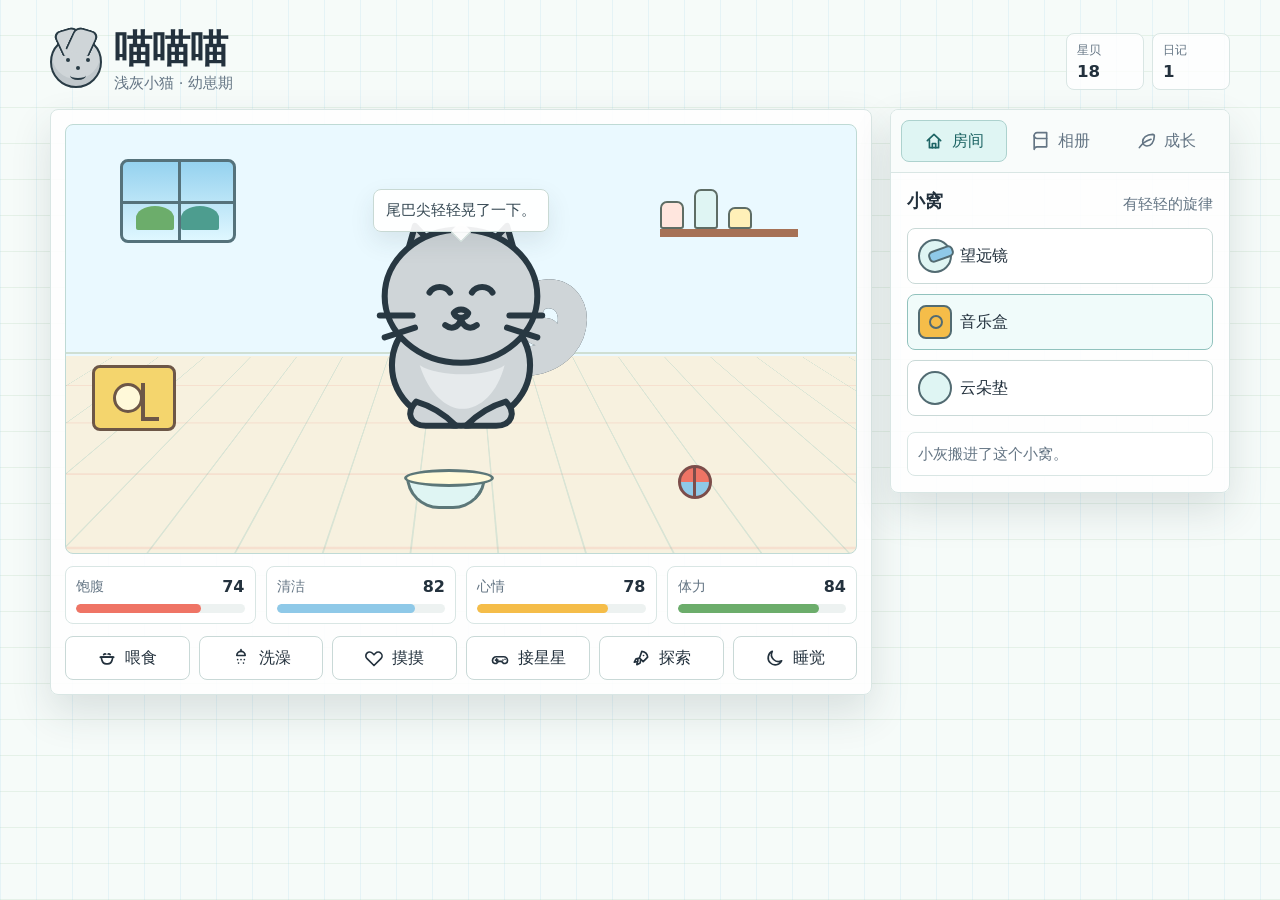
<file: index.html>
<!doctype html>
<html lang="zh-CN">
  <head>
    <meta charset="utf-8" />
    <meta name="viewport" content="width=device-width, initial-scale=1" />
    <title>喵喵喵</title>
    <link rel="icon" href="./favicon.svg" type="image/svg+xml" />
    <link rel="stylesheet" href="./styles.css" />
  </head>
  <body>
    <svg class="defs" aria-hidden="true">
      <symbol id="icon-bowl" viewBox="0 0 24 24">
        <path d="M5 11h14l-1.1 4.4A5 5 0 0 1 13 19h-2a5 5 0 0 1-4.9-3.6L5 11Z" />
        <path d="M4 11h16" />
        <path d="M8 8c.7-.8 1.6-1 2.4-.7" />
        <path d="M13.4 7.3c.8-.3 1.7-.1 2.4.7" />
      </symbol>
      <symbol id="icon-sparkle" viewBox="0 0 24 24">
        <path d="M12 3l1.9 5.1L19 10l-5.1 1.9L12 17l-1.9-5.1L5 10l5.1-1.9L12 3Z" />
        <path d="M18 15l.8 2.2L21 18l-2.2.8L18 21l-.8-2.2L15 18l2.2-.8L18 15Z" />
      </symbol>
      <symbol id="icon-shower" viewBox="0 0 24 24">
        <path d="M7 9a5 5 0 0 1 10 0H7Z" />
        <path d="M12 4V2" />
        <path d="M8 14v.1" />
        <path d="M12 14v.1" />
        <path d="M16 14v.1" />
        <path d="M9 18v.1" />
        <path d="M15 18v.1" />
      </symbol>
      <symbol id="icon-heart" viewBox="0 0 24 24">
        <path d="M20.3 6.3a4.6 4.6 0 0 0-6.5 0L12 8.1l-1.8-1.8a4.6 4.6 0 1 0-6.5 6.5L12 21l8.3-8.2a4.6 4.6 0 0 0 0-6.5Z" />
      </symbol>
      <symbol id="icon-game" viewBox="0 0 24 24">
        <path d="M7.5 10.5h9A4.5 4.5 0 0 1 21 15v.2a3.3 3.3 0 0 1-5.7 2.3L14 16h-4l-1.3 1.5A3.3 3.3 0 0 1 3 15.2V15a4.5 4.5 0 0 1 4.5-4.5Z" />
        <path d="M8 13v3" />
        <path d="M6.5 14.5h3" />
        <path d="M15.5 14.5h.1" />
        <path d="M18 13.5h.1" />
      </symbol>
      <symbol id="icon-rocket" viewBox="0 0 24 24">
        <path d="M13 4c3.8.4 6.6 3.2 7 7l-5.4 5.4-4.4-4.4L13 4Z" />
        <path d="M9.5 12.5 6 13l-2 4 4-.8.5-3.7" />
        <path d="M11.5 14.5 11 18l-4 2 .8-4" />
        <path d="M15 9h.1" />
      </symbol>
      <symbol id="icon-moon" viewBox="0 0 24 24">
        <path d="M20 15.3A8.4 8.4 0 0 1 8.7 4 8.5 8.5 0 1 0 20 15.3Z" />
      </symbol>
      <symbol id="icon-book" viewBox="0 0 24 24">
        <path d="M5 5.5A3.5 3.5 0 0 1 8.5 2H20v17H8.5A3.5 3.5 0 0 0 5 22V5.5Z" />
        <path d="M5 5.5A3.5 3.5 0 0 0 8.5 9H20" />
      </symbol>
      <symbol id="icon-home" viewBox="0 0 24 24">
        <path d="M4 11.5 12 4l8 7.5" />
        <path d="M6.5 10.5V20h11v-9.5" />
        <path d="M10 20v-5h4v5" />
      </symbol>
      <symbol id="icon-leaf" viewBox="0 0 24 24">
        <path d="M20 4c-7.7.2-12 4.2-12 9a5 5 0 0 0 5 5c4.8 0 8.8-4.3 9-12 0-1.1-.9-2-2-2Z" />
        <path d="M4 20c3.5-5.5 8-8 14-10" />
      </symbol>
      <symbol id="icon-reset" viewBox="0 0 24 24">
        <path d="M4 12a8 8 0 1 0 2.4-5.7" />
        <path d="M4 5v5h5" />
      </symbol>
      <symbol id="icon-x" viewBox="0 0 24 24">
        <path d="M6 6l12 12" />
        <path d="M18 6 6 18" />
      </symbol>
    </svg>

    <div class="app">
      <header class="topbar">
        <div class="brand">
          <div class="brand-mark" aria-hidden="true">
            <span></span>
          </div>
          <div>
            <h1>喵喵喵</h1>
            <p id="petSubtitle">浅灰小猫 · 幼崽期</p>
          </div>
        </div>
        <div class="top-stats">
          <div class="chip">
            <span>星贝</span>
            <strong id="shells">0</strong>
          </div>
          <div class="chip">
            <span>日记</span>
            <strong id="memoryCount">0</strong>
          </div>
        </div>
      </header>

      <main class="game-grid">
        <section class="play-surface" aria-label="喵喵喵游戏区">
          <div class="room-scene" id="roomScene">
            <div class="window">
              <span></span>
              <span></span>
            </div>
            <div class="shelf">
              <i></i>
              <i></i>
              <i></i>
            </div>
            <div class="floor-grid"></div>
            <div class="decor decor-telescope" aria-hidden="true"></div>
            <div class="decor decor-music" aria-hidden="true"></div>
            <div class="decor decor-pillow" aria-hidden="true"></div>
            <div class="toy-ball" aria-hidden="true"></div>
            <div class="food-bowl" aria-hidden="true"></div>

            <div class="speech" id="speech">喵。</div>

            <button class="pet-button" id="petButton" type="button" aria-label="摸摸小灰" title="摸摸小灰">
              <svg class="cat" id="catSvg" viewBox="0 0 260 250" role="img" aria-label="浅灰色小猫小灰">
                <g class="tail">
                  <path d="M183 154c47-3 49-56 19-56-20 0-23 31-2 32" />
                </g>
                <g class="body">
                  <ellipse cx="130" cy="157" rx="57" ry="50" />
                  <path class="belly" d="M96 157c7 23 22 36 35 36 15 0 29-13 35-36-14 10-55 10-70 0Z" />
                  <path class="paw paw-left" d="M93 187c-9 9-5 20 8 20h25c-9-9-19-16-33-20Z" />
                  <path class="paw paw-right" d="M167 187c9 9 5 20-8 20h-25c9-9 19-16 33-20Z" />
                </g>
                <g class="head">
                  <path class="ear ear-left" d="M78 91 92 42l34 36Z" />
                  <path class="ear ear-right" d="M182 91 168 42l-34 36Z" />
                  <path class="inner-ear ear-left" d="M91 76 97 56l15 16Z" />
                  <path class="inner-ear ear-right" d="M169 76l-6-20-15 16Z" />
                  <ellipse cx="130" cy="100" rx="63" ry="55" />
                  <g class="face">
                    <path class="eye eye-left" d="M104 97c4-6 13-6 17 0" />
                    <path class="eye eye-right" d="M139 97c4-6 13-6 17 0" />
                    <path class="nose" d="M124 114c3-4 9-4 12 0-2 5-10 5-12 0Z" />
                    <path class="mouth" d="M130 119c-2 7-8 9-13 5" />
                    <path class="mouth" d="M130 119c2 7 8 9 13 5" />
                    <path class="whisker" d="M90 116H63" />
                    <path class="whisker" d="M92 126l-25 8" />
                    <path class="whisker" d="M170 116h27" />
                    <path class="whisker" d="M168 126l25 8" />
                  </g>
                  <g class="star-collar">
                    <path d="M94 142c19 13 53 13 72 0" />
                    <path class="tag" d="M130 146l4 7 8 1-6 5 2 8-8-4-8 4 2-8-6-5 8-1 4-7Z" />
                  </g>
                </g>
              </svg>
            </button>
          </div>

          <div class="status-grid" aria-label="小灰状态">
            <div class="stat-tile">
              <div class="stat-head">
                <span>饱腹</span>
                <strong id="hungerValue">0</strong>
              </div>
              <div class="meter"><span id="hungerFill"></span></div>
            </div>
            <div class="stat-tile">
              <div class="stat-head">
                <span>清洁</span>
                <strong id="cleanValue">0</strong>
              </div>
              <div class="meter"><span id="cleanFill"></span></div>
            </div>
            <div class="stat-tile">
              <div class="stat-head">
                <span>心情</span>
                <strong id="moodValue">0</strong>
              </div>
              <div class="meter"><span id="moodFill"></span></div>
            </div>
            <div class="stat-tile">
              <div class="stat-head">
                <span>体力</span>
                <strong id="energyValue">0</strong>
              </div>
              <div class="meter"><span id="energyFill"></span></div>
            </div>
          </div>

          <div class="action-grid" aria-label="互动操作">
            <button type="button" data-action="feed" title="喂食">
              <svg><use href="#icon-bowl"></use></svg>
              <span>喂食</span>
            </button>
            <button type="button" data-action="clean" title="洗澡">
              <svg><use href="#icon-shower"></use></svg>
              <span>洗澡</span>
            </button>
            <button type="button" data-action="pat" title="摸摸">
              <svg><use href="#icon-heart"></use></svg>
              <span>摸摸</span>
            </button>
            <button type="button" data-action="play" title="接星星">
              <svg><use href="#icon-game"></use></svg>
              <span>接星星</span>
            </button>
            <button type="button" data-action="explore" title="探索">
              <svg><use href="#icon-rocket"></use></svg>
              <span>探索</span>
            </button>
            <button type="button" data-action="sleep" title="睡觉">
              <svg><use href="#icon-moon"></use></svg>
              <span>睡觉</span>
            </button>
          </div>
        </section>

        <aside class="side-panel">
          <nav class="tabs" aria-label="游戏面板">
            <button class="active" type="button" data-tab="room">
              <svg><use href="#icon-home"></use></svg>
              <span>房间</span>
            </button>
            <button type="button" data-tab="album">
              <svg><use href="#icon-book"></use></svg>
              <span>相册</span>
            </button>
            <button type="button" data-tab="growth">
              <svg><use href="#icon-leaf"></use></svg>
              <span>成长</span>
            </button>
          </nav>

          <section class="panel-section active" data-panel="room">
            <div class="section-title">
              <h2>小窝</h2>
              <p id="roomMood">安静又亮堂</p>
            </div>
            <div class="decor-list">
              <button type="button" data-decor="telescope">
                <span class="decor-dot telescope"></span>
                <span>望远镜</span>
              </button>
              <button type="button" data-decor="music">
                <span class="decor-dot music"></span>
                <span>音乐盒</span>
              </button>
              <button type="button" data-decor="pillow">
                <span class="decor-dot pillow"></span>
                <span>云朵垫</span>
              </button>
            </div>
            <div class="mini-log" id="miniLog"></div>
          </section>

          <section class="panel-section" data-panel="album" hidden>
            <div class="section-title">
              <h2>记忆相册</h2>
              <p id="albumSubtitle">新的小事会留在这里</p>
            </div>
            <div class="album-list" id="albumList"></div>
          </section>

          <section class="panel-section" data-panel="growth" hidden>
            <div class="section-title">
              <h2>成长记录</h2>
              <p id="growthSubtitle">幼崽期</p>
            </div>
            <div class="growth-lines">
              <div>
                <span>亲密度</span>
                <strong id="bondValue">0</strong>
              </div>
              <div>
                <span>好奇心</span>
                <strong id="curiosityValue">0</strong>
              </div>
              <div>
                <span>性格倾向</span>
                <strong id="traitValue">黏人</strong>
              </div>
            </div>
            <button class="reset-button" id="resetButton" type="button">
              <svg><use href="#icon-reset"></use></svg>
              <span>重新开始</span>
            </button>
          </section>
        </aside>
      </main>
    </div>

    <div class="mini-game" id="miniGame" hidden>
      <div class="mini-card" role="dialog" aria-modal="true" aria-label="接星星">
        <div class="mini-head">
          <div>
            <h2>接星星</h2>
            <p id="miniStatus">准备</p>
          </div>
          <button class="icon-button" id="closeMini" type="button" aria-label="关闭">
            <svg><use href="#icon-x"></use></svg>
          </button>
        </div>
        <canvas id="starCanvas" width="720" height="420"></canvas>
        <div class="mini-footer">
          <div class="score-pill">
            <span>分数</span>
            <strong id="miniScore">0</strong>
          </div>
          <div class="score-pill">
            <span>时间</span>
            <strong id="miniTime">20</strong>
          </div>
          <button id="startMini" type="button">
            <svg><use href="#icon-sparkle"></use></svg>
            <span>开始</span>
          </button>
        </div>
      </div>
    </div>

    <script src="./app.js"></script>
  </body>
</html>
</file>
<file: styles.css>
:root {
  color-scheme: light;
  --page: #f6fbf9;
  --ink: #23313d;
  --muted: #647584;
  --line: #d9e6e4;
  --panel: #ffffff;
  --teal: #2e9c9a;
  --teal-soft: #dff5f3;
  --coral: #ef7465;
  --coral-soft: #ffe6de;
  --leaf: #6cad6b;
  --leaf-soft: #e7f5df;
  --sun: #f5bd49;
  --sky: #8fc9e8;
  --cat: #cfd5d8;
  --cat-dark: #8b969d;
  --cat-light: #eef2f3;
  --shadow: 0 18px 40px rgba(40, 62, 70, 0.14);
  font-family: ui-sans-serif, system-ui, -apple-system, BlinkMacSystemFont, "Segoe UI", sans-serif;
}

* {
  box-sizing: border-box;
}

html,
body {
  min-height: 100%;
}

body {
  margin: 0;
  background:
    linear-gradient(90deg, rgba(143, 201, 232, 0.16) 1px, transparent 1px),
    linear-gradient(0deg, rgba(108, 173, 107, 0.12) 1px, transparent 1px),
    var(--page);
  background-size: 36px 36px, 36px 36px, auto;
  color: var(--ink);
  letter-spacing: 0;
}

button {
  font: inherit;
  color: inherit;
}

button,
a {
  -webkit-tap-highlight-color: transparent;
}

.defs {
  display: none;
}

.app {
  width: min(1180px, calc(100vw - 28px));
  margin: 0 auto;
  padding: 18px 0 28px;
}

.topbar {
  display: flex;
  align-items: center;
  justify-content: space-between;
  gap: 18px;
  padding: 12px 0 16px;
}

.brand {
  display: flex;
  align-items: center;
  min-width: 0;
  gap: 12px;
}

.brand-mark {
  position: relative;
  flex: 0 0 auto;
  width: 52px;
  height: 52px;
  border: 2px solid #293b45;
  border-radius: 50%;
  background: var(--cat);
  box-shadow: inset 0 -7px 0 rgba(35, 49, 61, 0.08);
}

.brand-mark::before,
.brand-mark::after {
  position: absolute;
  top: -10px;
  width: 21px;
  height: 24px;
  content: "";
  background: var(--cat);
  border: 2px solid #293b45;
  border-bottom: 0;
}

.brand-mark::before {
  left: 5px;
  transform: rotate(-25deg) skewY(8deg);
  border-radius: 8px 8px 2px 2px;
}

.brand-mark::after {
  right: 5px;
  transform: rotate(25deg) skewY(-8deg);
  border-radius: 8px 8px 2px 2px;
}

.brand-mark span {
  position: absolute;
  left: 24px;
  top: 28px;
  width: 4px;
  height: 4px;
  border: 0;
  border-radius: 50%;
  background: #293b45;
  box-shadow: -10px -8px 0 #293b45, 10px -8px 0 #293b45;
}

.brand-mark span::after {
  position: absolute;
  left: -6px;
  top: 5px;
  width: 16px;
  height: 7px;
  content: "";
  border-bottom: 2px solid #293b45;
  border-radius: 50%;
}

h1,
h2,
p {
  margin: 0;
}

h1 {
  font-size: clamp(1.6rem, 3vw, 2.4rem);
  line-height: 1;
}

.brand p,
.section-title p {
  margin-top: 6px;
  color: var(--muted);
  font-size: 0.92rem;
}

.top-stats {
  display: flex;
  align-items: center;
  gap: 8px;
}

.chip {
  display: grid;
  min-width: 78px;
  gap: 3px;
  padding: 8px 10px;
  border: 1px solid var(--line);
  border-radius: 8px;
  background: rgba(255, 255, 255, 0.8);
}

.chip span {
  color: var(--muted);
  font-size: 0.75rem;
}

.chip strong {
  font-size: 1.04rem;
}

.game-grid {
  display: grid;
  grid-template-columns: minmax(0, 1fr) 340px;
  gap: 18px;
  align-items: start;
}

.play-surface,
.side-panel {
  border: 1px solid var(--line);
  border-radius: 8px;
  background: rgba(255, 255, 255, 0.88);
  box-shadow: var(--shadow);
}

.play-surface {
  padding: 14px;
}

.room-scene {
  position: relative;
  overflow: hidden;
  min-height: 430px;
  border: 1px solid #bfdad5;
  border-radius: 8px;
  background:
    linear-gradient(180deg, #eaf9ff 0 54%, #f7f1df 54% 100%);
}

.room-scene::before {
  position: absolute;
  inset: 53% 0 auto;
  height: 2px;
  content: "";
  background: #cfdfd3;
}

.floor-grid {
  position: absolute;
  inset: 54% 0 0;
  background:
    linear-gradient(90deg, rgba(46, 156, 154, 0.15) 1px, transparent 1px),
    linear-gradient(0deg, rgba(239, 116, 101, 0.13) 1px, transparent 1px);
  background-size: 46px 38px;
  transform: perspective(240px) rotateX(48deg);
  transform-origin: top;
}

.window {
  position: absolute;
  left: clamp(18px, 5vw, 54px);
  top: 34px;
  display: grid;
  grid-template-columns: 1fr 1fr;
  width: 116px;
  height: 84px;
  overflow: hidden;
  border: 3px solid #55727b;
  border-radius: 8px;
  background: linear-gradient(180deg, #95d2ef, #dff7ff);
}

.window::before,
.window::after {
  position: absolute;
  content: "";
  background: #55727b;
}

.window::before {
  left: 50%;
  top: 0;
  width: 3px;
  height: 100%;
}

.window::after {
  left: 0;
  top: 50%;
  width: 100%;
  height: 3px;
}

.window span {
  position: absolute;
  bottom: 10px;
  width: 38px;
  height: 24px;
  border-radius: 50% 50% 2px 2px;
  background: #6cad6b;
}

.window span:first-child {
  left: 13px;
}

.window span:last-child {
  right: 14px;
  background: #4d9d8f;
}

.shelf {
  position: absolute;
  right: clamp(18px, 5vw, 58px);
  top: 58px;
  display: flex;
  align-items: end;
  gap: 10px;
  width: 138px;
  height: 54px;
  border-bottom: 8px solid #a67156;
}

.shelf i {
  display: block;
  width: 24px;
  border: 2px solid #5e6d65;
  border-radius: 7px 7px 3px 3px;
  background: var(--leaf-soft);
}

.shelf i:nth-child(1) {
  height: 28px;
  background: var(--coral-soft);
}

.shelf i:nth-child(2) {
  height: 40px;
  background: var(--teal-soft);
}

.shelf i:nth-child(3) {
  height: 22px;
  background: #fff0b8;
}

.decor {
  position: absolute;
  opacity: 0;
  transform: translateY(8px);
  transition: opacity 180ms ease, transform 180ms ease;
}

.room-scene.has-telescope .decor-telescope,
.room-scene.has-music .decor-music,
.room-scene.has-pillow .decor-pillow {
  opacity: 1;
  transform: translateY(0);
}

.decor-telescope {
  right: 36px;
  bottom: 118px;
  width: 78px;
  height: 78px;
}

.decor-telescope::before {
  position: absolute;
  left: 22px;
  top: 12px;
  width: 62px;
  height: 19px;
  content: "";
  border: 3px solid #355d76;
  border-radius: 8px;
  background: #8fc9e8;
  transform: rotate(-20deg);
}

.decor-telescope::after {
  position: absolute;
  left: 36px;
  top: 31px;
  width: 26px;
  height: 46px;
  content: "";
  border-left: 4px solid #355d76;
  border-right: 4px solid #355d76;
  transform: skewX(-11deg);
}

.decor-music {
  left: 26px;
  bottom: 122px;
  width: 84px;
  height: 66px;
  border: 3px solid #6d5747;
  border-radius: 8px;
  background: #f4d56d;
}

.decor-music::before {
  position: absolute;
  left: 18px;
  top: 15px;
  width: 24px;
  height: 24px;
  content: "";
  border: 3px solid #6d5747;
  border-radius: 50%;
  background: #fff9d9;
}

.decor-music::after {
  position: absolute;
  right: 14px;
  top: 15px;
  width: 14px;
  height: 34px;
  content: "";
  border-left: 4px solid #6d5747;
  border-bottom: 4px solid #6d5747;
}

.decor-pillow {
  left: 64px;
  bottom: 39px;
  width: 108px;
  height: 42px;
  border: 3px solid #6b9c9a;
  border-radius: 50px;
  background: #dff5f3;
  box-shadow: inset 0 -6px 0 rgba(46, 156, 154, 0.14);
}

.toy-ball {
  position: absolute;
  right: 144px;
  bottom: 54px;
  width: 34px;
  height: 34px;
  border: 3px solid #7c4d4a;
  border-radius: 50%;
  background:
    linear-gradient(90deg, transparent 43%, #7c4d4a 43% 55%, transparent 55%),
    linear-gradient(180deg, #ef7465 0 50%, #8fc9e8 50%);
}

.food-bowl {
  position: absolute;
  left: 43%;
  bottom: 44px;
  width: 80px;
  height: 33px;
  border: 3px solid #5c7778;
  border-radius: 0 0 45px 45px;
  background: #dff5f3;
}

.food-bowl::before {
  position: absolute;
  left: -5px;
  top: -10px;
  width: 84px;
  height: 12px;
  content: "";
  border: 3px solid #5c7778;
  border-radius: 50%;
  background: #fff9d9;
}

.speech {
  position: absolute;
  left: 50%;
  top: 64px;
  z-index: 3;
  max-width: min(320px, calc(100% - 34px));
  padding: 10px 12px;
  border: 1px solid #c8d9d4;
  border-radius: 8px;
  background: rgba(255, 255, 255, 0.92);
  color: #334651;
  font-size: 0.95rem;
  text-align: center;
  transform: translateX(-50%);
  box-shadow: 0 10px 24px rgba(40, 62, 70, 0.1);
}

.speech::after {
  position: absolute;
  left: 50%;
  bottom: -8px;
  width: 14px;
  height: 14px;
  content: "";
  border-right: 1px solid #c8d9d4;
  border-bottom: 1px solid #c8d9d4;
  background: rgba(255, 255, 255, 0.92);
  transform: translateX(-50%) rotate(45deg);
}

.pet-button {
  position: absolute;
  left: 50%;
  bottom: 72px;
  z-index: 2;
  width: min(315px, 76vw);
  aspect-ratio: 1.04;
  padding: 0;
  border: 0;
  background: transparent;
  cursor: pointer;
  transform: translateX(-50%);
}

.pet-button:focus-visible {
  outline: 3px solid var(--teal);
  outline-offset: 4px;
}

.cat {
  width: 100%;
  height: 100%;
  overflow: visible;
  animation: floatCat 3.8s ease-in-out infinite;
}

.cat .body ellipse,
.cat .head ellipse,
.cat .ear {
  fill: var(--cat);
  stroke: #283842;
  stroke-width: 5;
  stroke-linejoin: round;
}

.cat .belly {
  fill: var(--cat-light);
  opacity: 0.75;
}

.cat .paw {
  fill: var(--cat);
  stroke: #283842;
  stroke-width: 5;
  stroke-linejoin: round;
}

.cat .inner-ear {
  fill: #f5b6b1;
  stroke: #283842;
  stroke-width: 4;
}

.cat .tail path {
  fill: none;
  stroke: var(--cat);
  stroke-width: 24;
  stroke-linecap: round;
  filter: drop-shadow(0 0 0 #283842);
}

.cat .tail {
  animation: tailWag 2.6s ease-in-out infinite;
  transform-origin: 178px 152px;
}

.cat .face path,
.cat .star-collar path {
  fill: none;
  stroke: #283842;
  stroke-width: 5;
  stroke-linecap: round;
  stroke-linejoin: round;
}

.cat .nose,
.cat .tag {
  fill: #ef7465;
}

.cat .tag {
  stroke-width: 3;
}

.cat .star-collar {
  opacity: 0;
  transform: translateY(4px);
  transition: opacity 220ms ease, transform 220ms ease;
}

.cat.stage-teen .star-collar,
.cat.stage-star .star-collar {
  opacity: 1;
  transform: translateY(0);
}

.cat.stage-star .body ellipse,
.cat.stage-star .head ellipse,
.cat.stage-star .ear,
.cat.stage-star .paw {
  fill: #d8dde0;
}

.cat.stage-star .tag {
  fill: #f5bd49;
}

.cat.sleepy .eye,
.cat.low .eye {
  d: path("M104 101c5 4 12 4 17 0");
}

.cat.low {
  filter: saturate(0.75);
}

.pet-button.action-pop .cat {
  animation: petPop 420ms ease;
}

.status-grid {
  display: grid;
  grid-template-columns: repeat(4, minmax(0, 1fr));
  gap: 10px;
  margin-top: 12px;
}

.stat-tile {
  min-width: 0;
  padding: 10px;
  border: 1px solid var(--line);
  border-radius: 8px;
  background: #fff;
}

.stat-head {
  display: flex;
  align-items: center;
  justify-content: space-between;
  gap: 10px;
  margin-bottom: 8px;
}

.stat-head span {
  color: var(--muted);
  font-size: 0.88rem;
  white-space: nowrap;
}

.stat-head strong {
  font-variant-numeric: tabular-nums;
}

.meter {
  overflow: hidden;
  height: 9px;
  border-radius: 999px;
  background: #edf2f1;
}

.meter span {
  display: block;
  width: 0%;
  height: 100%;
  border-radius: inherit;
  background: var(--teal);
  transition: width 220ms ease;
}

#hungerFill {
  background: var(--coral);
}

#cleanFill {
  background: var(--sky);
}

#moodFill {
  background: var(--sun);
}

#energyFill {
  background: var(--leaf);
}

.action-grid {
  display: grid;
  grid-template-columns: repeat(6, minmax(0, 1fr));
  gap: 9px;
  margin-top: 12px;
}

.action-grid button,
.tabs button,
.decor-list button,
.reset-button,
#startMini,
.icon-button {
  display: inline-flex;
  align-items: center;
  justify-content: center;
  gap: 8px;
  min-height: 44px;
  border: 1px solid #c9d9d7;
  border-radius: 8px;
  background: #fff;
  cursor: pointer;
  transition: transform 150ms ease, border-color 150ms ease, background 150ms ease, box-shadow 150ms ease;
}

.action-grid button:hover,
.tabs button:hover,
.decor-list button:hover,
.reset-button:hover,
#startMini:hover,
.icon-button:hover {
  transform: translateY(-1px);
  border-color: #93bbb6;
  box-shadow: 0 8px 18px rgba(40, 62, 70, 0.1);
}

.action-grid button:active,
.tabs button:active,
.decor-list button:active,
.reset-button:active,
#startMini:active,
.icon-button:active {
  transform: translateY(0);
}

.action-grid button:focus-visible,
.tabs button:focus-visible,
.decor-list button:focus-visible,
.reset-button:focus-visible,
#startMini:focus-visible,
.icon-button:focus-visible {
  outline: 3px solid rgba(46, 156, 154, 0.45);
  outline-offset: 2px;
}

.action-grid button:disabled {
  cursor: not-allowed;
  opacity: 0.55;
  transform: none;
  box-shadow: none;
}

.action-grid svg,
.tabs svg,
.reset-button svg,
#startMini svg,
.icon-button svg {
  width: 20px;
  height: 20px;
  flex: 0 0 auto;
  fill: none;
  stroke: currentColor;
  stroke-width: 2;
  stroke-linecap: round;
  stroke-linejoin: round;
}

.side-panel {
  overflow: hidden;
}

.tabs {
  display: grid;
  grid-template-columns: repeat(3, 1fr);
  gap: 0;
  padding: 10px;
  border-bottom: 1px solid var(--line);
  background: #f9fcfb;
}

.tabs button {
  min-width: 0;
  min-height: 42px;
  border-color: transparent;
  background: transparent;
  color: var(--muted);
}

.tabs button.active {
  border-color: #add2ce;
  background: var(--teal-soft);
  color: #1d6464;
}

.panel-section {
  padding: 16px;
}

.section-title {
  display: flex;
  align-items: flex-start;
  justify-content: space-between;
  gap: 12px;
  margin-bottom: 14px;
}

.section-title h2 {
  font-size: 1.12rem;
}

.section-title p {
  text-align: right;
}

.decor-list {
  display: grid;
  gap: 10px;
}

.decor-list button {
  justify-content: flex-start;
  padding: 10px;
}

.decor-list button.active {
  border-color: #91c2bd;
  background: #f0fbfa;
}

.decor-dot {
  position: relative;
  width: 34px;
  height: 34px;
  flex: 0 0 auto;
  border: 2px solid #526b72;
  border-radius: 50%;
  background: var(--teal-soft);
}

.decor-dot.telescope::before {
  position: absolute;
  left: 8px;
  top: 7px;
  width: 22px;
  height: 8px;
  content: "";
  border: 2px solid #526b72;
  border-radius: 5px;
  background: var(--sky);
  transform: rotate(-20deg);
}

.decor-dot.music {
  border-radius: 8px;
  background: #f5bd49;
}

.decor-dot.music::before {
  position: absolute;
  left: 9px;
  top: 8px;
  width: 10px;
  height: 10px;
  content: "";
  border: 2px solid #526b72;
  border-radius: 50%;
}

.decor-dot.pillow {
  border-radius: 50px;
  background: #dff5f3;
}

.mini-log {
  display: grid;
  gap: 9px;
  margin-top: 16px;
}

.log-line,
.album-item {
  border: 1px solid var(--line);
  border-radius: 8px;
  background: #fff;
}

.log-line {
  padding: 10px;
  color: var(--muted);
  font-size: 0.92rem;
  line-height: 1.45;
}

.album-list {
  display: grid;
  max-height: 530px;
  overflow: auto;
  gap: 10px;
  padding-right: 2px;
}

.album-item {
  padding: 11px 12px;
}

.album-item time {
  color: var(--muted);
  font-size: 0.78rem;
}

.album-item h3 {
  margin: 5px 0 6px;
  font-size: 1rem;
}

.album-item p {
  color: #4b5b65;
  font-size: 0.92rem;
  line-height: 1.45;
}

.growth-lines {
  display: grid;
  gap: 10px;
}

.growth-lines div {
  display: flex;
  align-items: center;
  justify-content: space-between;
  gap: 12px;
  padding: 10px 0;
  border-bottom: 1px solid var(--line);
}

.growth-lines span {
  color: var(--muted);
}

.reset-button {
  width: 100%;
  margin-top: 18px;
  color: #8a3830;
  background: #fff7f5;
}

.mini-game {
  position: fixed;
  inset: 0;
  z-index: 20;
  display: grid;
  place-items: center;
  padding: 18px;
  background: rgba(27, 42, 49, 0.42);
}

.mini-card {
  width: min(760px, 100%);
  padding: 14px;
  border: 1px solid #bad4d1;
  border-radius: 8px;
  background: #ffffff;
  box-shadow: 0 24px 70px rgba(9, 27, 34, 0.28);
}

.mini-head,
.mini-footer {
  display: flex;
  align-items: center;
  justify-content: space-between;
  gap: 12px;
}

.mini-head {
  margin-bottom: 10px;
}

.mini-head p {
  margin-top: 4px;
  color: var(--muted);
}

.icon-button {
  width: 42px;
  height: 42px;
  padding: 0;
}

#starCanvas {
  display: block;
  width: 100%;
  aspect-ratio: 12 / 7;
  border: 1px solid #cfe1df;
  border-radius: 8px;
  background:
    linear-gradient(180deg, #dff7ff, #fff7dc 72%, #e8f3df);
}

.mini-footer {
  margin-top: 10px;
}

.score-pill {
  display: grid;
  min-width: 86px;
  gap: 2px;
  padding: 8px 10px;
  border: 1px solid var(--line);
  border-radius: 8px;
}

.score-pill span {
  color: var(--muted);
  font-size: 0.75rem;
}

#startMini {
  min-width: 116px;
  padding: 0 14px;
  background: var(--teal-soft);
  color: #1b6562;
}

[hidden] {
  display: none !important;
}

@keyframes floatCat {
  0%,
  100% {
    transform: translateY(0);
  }
  50% {
    transform: translateY(-5px);
  }
}

@keyframes tailWag {
  0%,
  100% {
    transform: rotate(0deg);
  }
  50% {
    transform: rotate(7deg);
  }
}

@keyframes petPop {
  0% {
    transform: translateY(0) scale(1);
  }
  45% {
    transform: translateY(-8px) scale(1.035);
  }
  100% {
    transform: translateY(0) scale(1);
  }
}

@media (max-width: 980px) {
  .game-grid {
    grid-template-columns: 1fr;
  }

  .side-panel {
    order: 2;
  }
}

@media (max-width: 720px) {
  .app {
    width: min(100vw - 18px, 1180px);
    padding-top: 8px;
  }

  .topbar {
    align-items: stretch;
    flex-direction: column;
    gap: 12px;
  }

  .top-stats {
    display: grid;
    grid-template-columns: 1fr 1fr;
  }

  .room-scene {
    min-height: 390px;
  }

  .speech {
    top: 76px;
    font-size: 0.88rem;
  }

  .status-grid {
    grid-template-columns: repeat(2, minmax(0, 1fr));
  }

  .action-grid {
    grid-template-columns: repeat(3, minmax(0, 1fr));
  }

  .action-grid button {
    min-height: 48px;
  }

  .shelf,
  .decor-telescope {
    display: none;
  }
}

@media (max-width: 430px) {
  .brand-mark {
    width: 46px;
    height: 46px;
  }

  h1 {
    font-size: 1.5rem;
  }

  .room-scene {
    min-height: 360px;
  }

  .pet-button {
    bottom: 64px;
    width: min(285px, 82vw);
  }

  .action-grid {
    grid-template-columns: repeat(2, minmax(0, 1fr));
  }

  .tabs button span {
    display: none;
  }

  .section-title {
    display: block;
  }

  .section-title p {
    text-align: left;
  }
}
</file>
